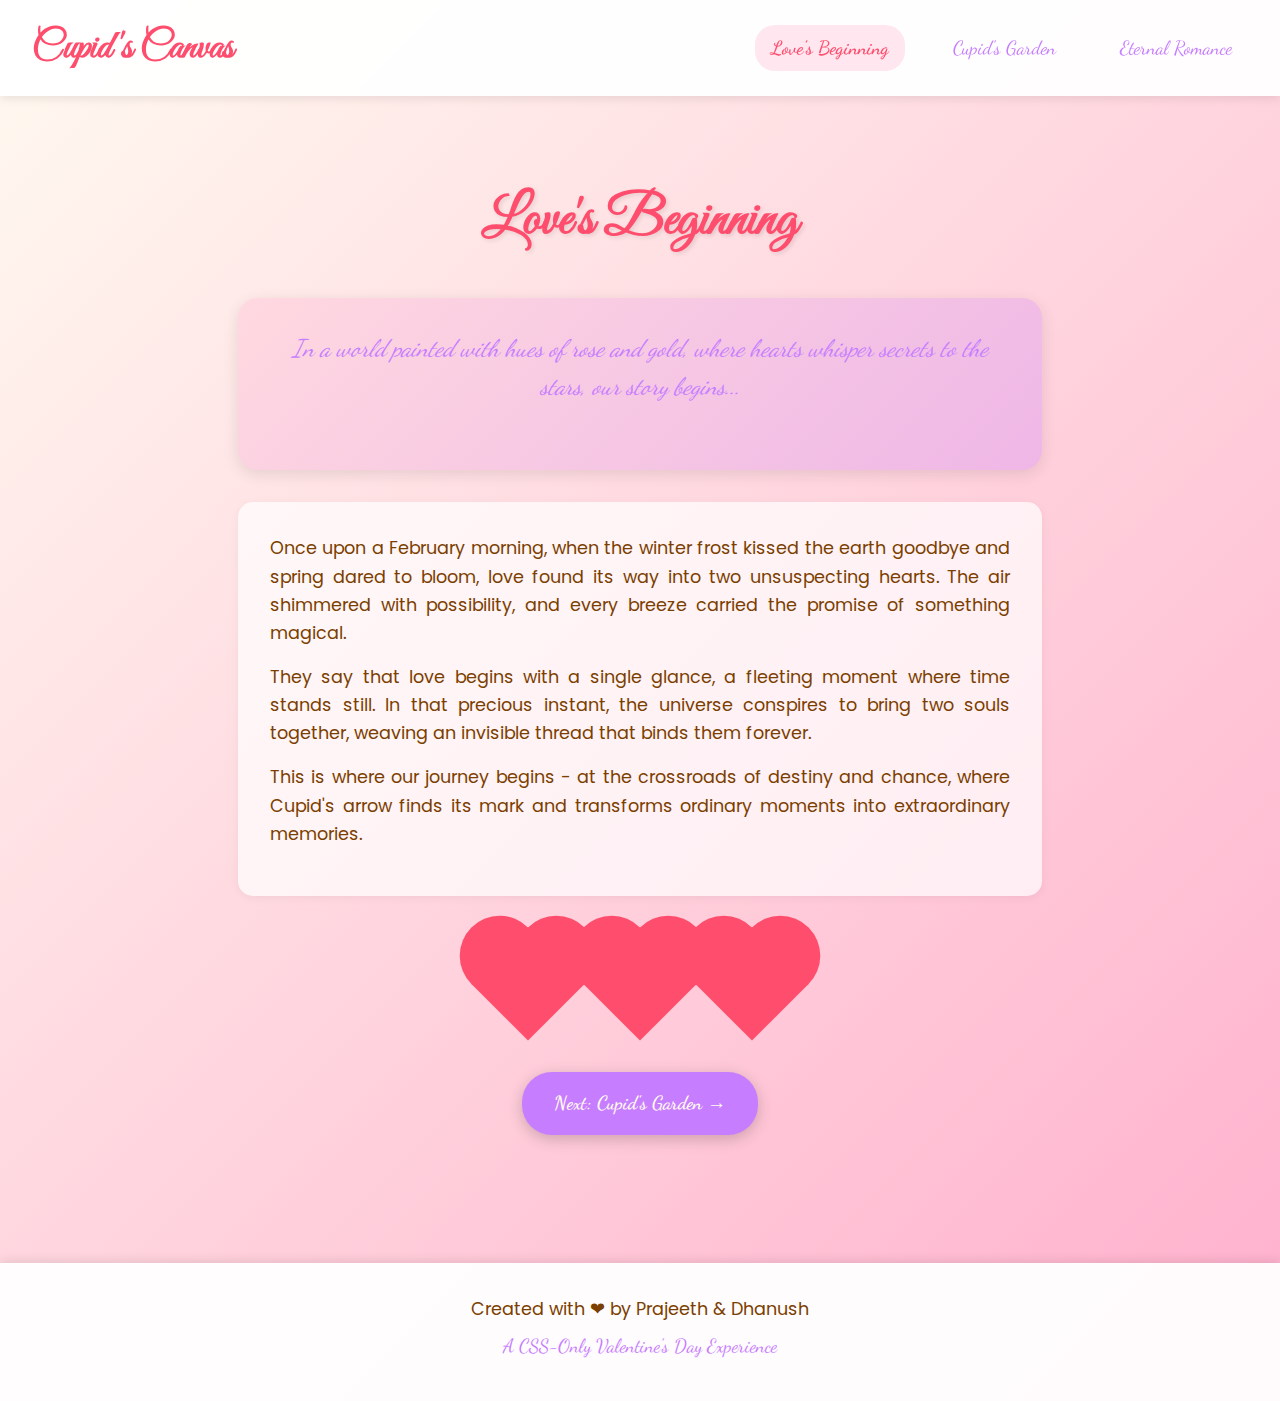
<file: index.html>
<!DOCTYPE html>
<html lang="en">
<head>
    <meta charset="UTF-8">
    <meta name="viewport" content="width=device-width, initial-scale=1.0">
    <title>Love's Beginning - Cupid's Canvas</title>

    <!-- Google Fonts -->
    <link rel="preconnect" href="https://fonts.googleapis.com">
    <link rel="preconnect" href="https://fonts.gstatic.com" crossorigin>
    <link href="https://fonts.googleapis.com/css2?family=Great+Vibes&family=Dancing+Script:wght@400;700&family=Poppins:wght@300;400;600&display=swap" rel="stylesheet">

    <!-- Stylesheet -->
    <link rel="stylesheet" href="cupids-canvas.css">
</head>
<body>
    <!-- Header with Navigation -->
    <header>
        <div class="logo">
            <h1>Cupid's Canvas</h1>
        </div>
        <nav role="navigation">
            <a href="index.html" class="active" aria-label="Navigate to Love's Beginning">Love's Beginning</a>
            <a href="cupids-garden.html" aria-label="Navigate to Cupid's Garden">Cupid's Garden</a>
            <a href="eternal-romance.html" aria-label="Navigate to Eternal Romance">Eternal Romance</a>
        </nav>
    </header>

    <!-- Main Content Area -->
    <main>
        <!-- Page 1: Love's Beginning -->
        <section class="page-content">
            <h2>Love's Beginning</h2>

            <div class="hero">
                <p class="intro-text">In a world painted with hues of rose and gold, where hearts whisper secrets to the stars, our story begins...</p>
            </div>

            <div class="story-content">
                <p>Once upon a February morning, when the winter frost kissed the earth goodbye and spring dared to bloom, love found its way into two unsuspecting hearts. The air shimmered with possibility, and every breeze carried the promise of something magical.</p>

                <p>They say that love begins with a single glance, a fleeting moment where time stands still. In that precious instant, the universe conspires to bring two souls together, weaving an invisible thread that binds them forever.</p>

                <p>This is where our journey begins - at the crossroads of destiny and chance, where Cupid's arrow finds its mark and transforms ordinary moments into extraordinary memories.</p>
            </div>

            <div class="hearts-container">
                <div class="heart"></div>
                <div class="heart"></div>
                <div class="heart"></div>
            </div>

            <div class="page-navigation">
                <a href="cupids-garden.html" class="next-page">Next: Cupid's Garden &#8594;</a>
            </div>
        </section>
    </main>

    <!-- Footer -->
    <footer>
        <p>Created with &#10084; by Prajeeth &amp; Dhanush</p>
        <p class="tagline">A CSS-Only Valentine's Day Experience</p>
    </footer>
</body>
</html>
</file>
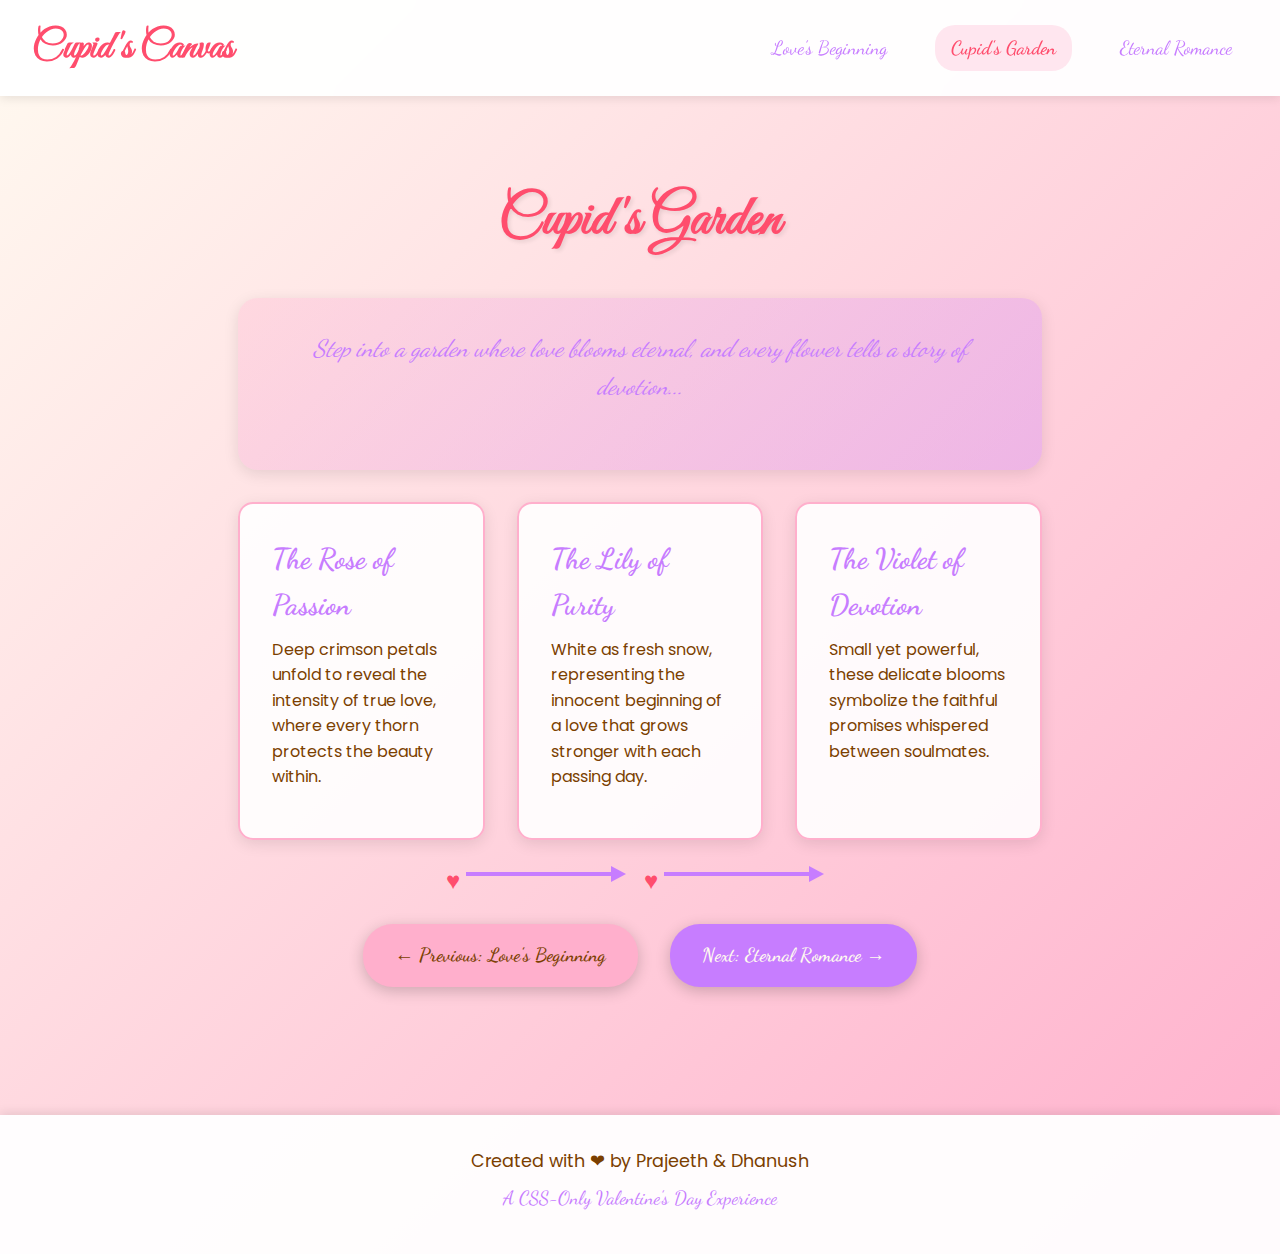
<file: cupids-garden.html>
<!DOCTYPE html>
<html lang="en">
<head>
    <meta charset="UTF-8">
    <meta name="viewport" content="width=device-width, initial-scale=1.0">
    <title>Cupid's Garden - Cupid's Canvas</title>

    <!-- Google Fonts -->
    <link rel="preconnect" href="https://fonts.googleapis.com">
    <link rel="preconnect" href="https://fonts.gstatic.com" crossorigin>
    <link href="https://fonts.googleapis.com/css2?family=Great+Vibes&family=Dancing+Script:wght@400;700&family=Poppins:wght@300;400;600&display=swap" rel="stylesheet">

    <!-- Stylesheet -->
    <link rel="stylesheet" href="cupids-canvas.css">
</head>
<body>
    <!-- Header with Navigation -->
    <header>
        <div class="logo">
            <h1>Cupid's Canvas</h1>
        </div>
        <nav role="navigation">
            <a href="index.html" aria-label="Navigate to Love's Beginning">Love's Beginning</a>
            <a href="cupids-garden.html" class="active" aria-label="Navigate to Cupid's Garden">Cupid's Garden</a>
            <a href="eternal-romance.html" aria-label="Navigate to Eternal Romance">Eternal Romance</a>
        </nav>
    </header>

    <!-- Main Content Area -->
    <main>
        <!-- Page 2: Cupid's Garden -->
        <section class="page-content">
            <h2>Cupid's Garden</h2>

            <div class="hero">
                <p class="intro-text">Step into a garden where love blooms eternal, and every flower tells a story of devotion...</p>
            </div>

            <div class="garden-grid">
                <div class="love-card">
                    <h3>The Rose of Passion</h3>
                    <p>Deep crimson petals unfold to reveal the intensity of true love, where every thorn protects the beauty within.</p>
                </div>

                <div class="love-card">
                    <h3>The Lily of Purity</h3>
                    <p>White as fresh snow, representing the innocent beginning of a love that grows stronger with each passing day.</p>
                </div>

                <div class="love-card">
                    <h3>The Violet of Devotion</h3>
                    <p>Small yet powerful, these delicate blooms symbolize the faithful promises whispered between soulmates.</p>
                </div>
            </div>

            <div class="arrows-container">
                <div class="arrow"></div>
                <div class="arrow"></div>
            </div>

            <div class="page-navigation">
                <a href="index.html" class="prev-page">&#8592; Previous: Love's Beginning</a>
                <a href="eternal-romance.html" class="next-page">Next: Eternal Romance &#8594;</a>
            </div>
        </section>
    </main>

    <!-- Footer -->
    <footer>
        <p>Created with &#10084; by Prajeeth &amp; Dhanush</p>
        <p class="tagline">A CSS-Only Valentine's Day Experience</p>
    </footer>
</body>
</html>
</file>
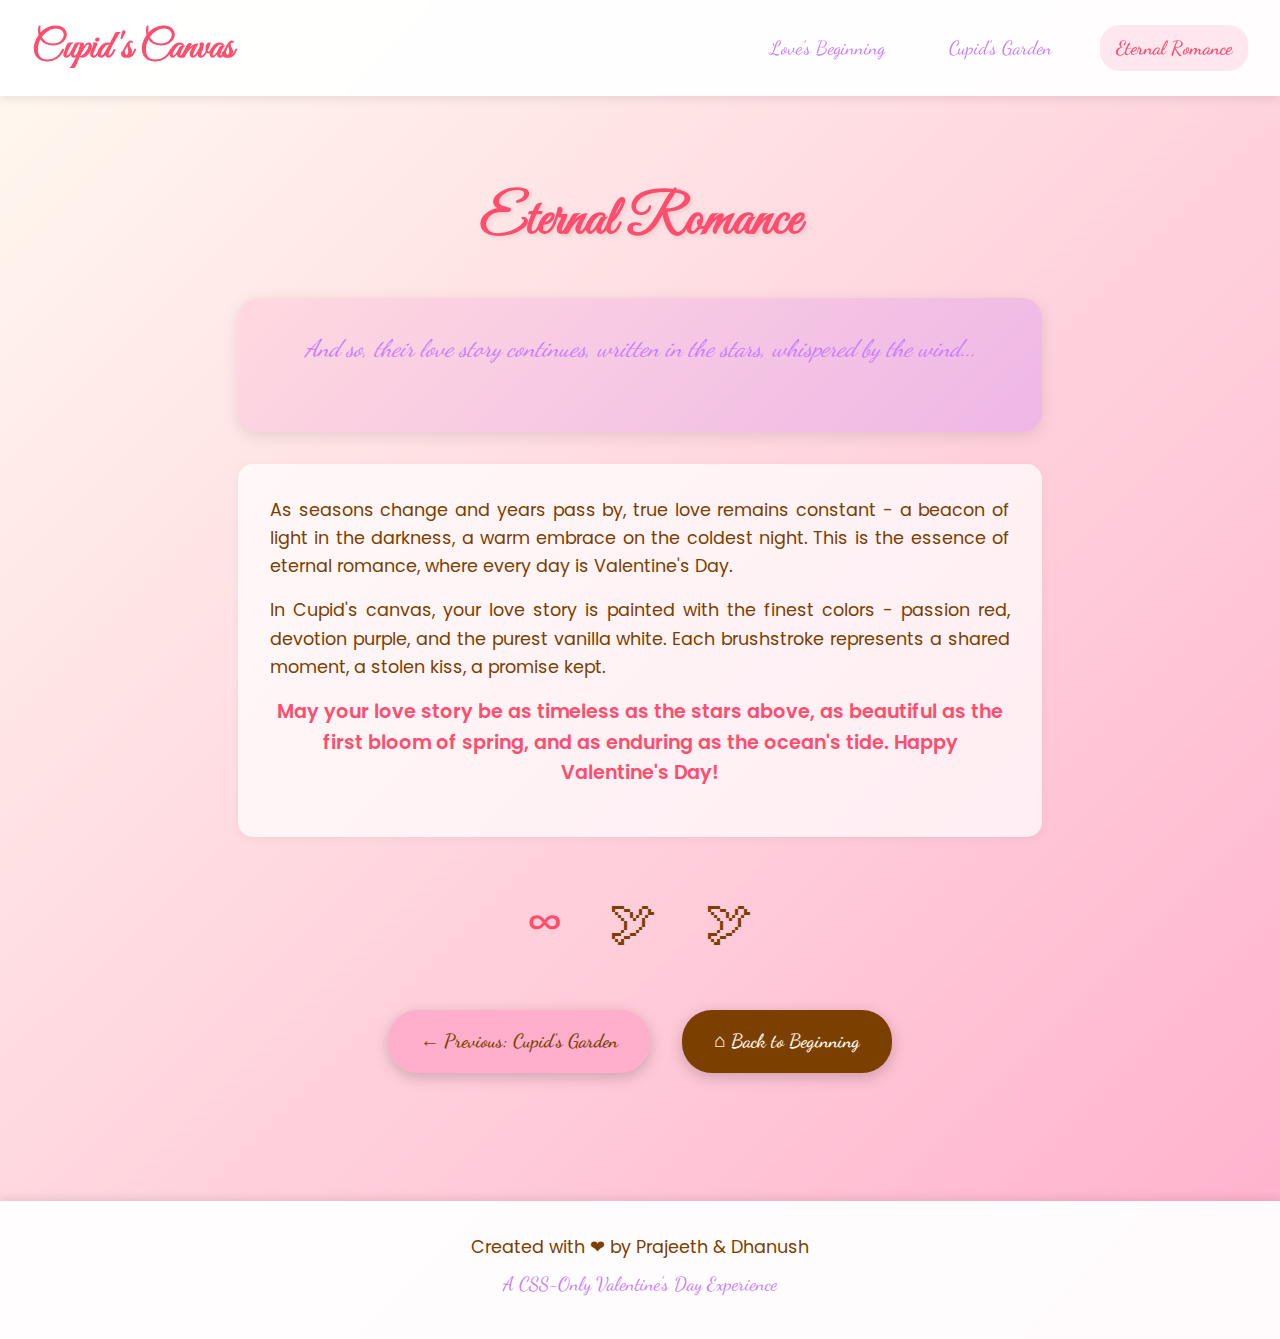
<file: eternal-romance.html>
<!DOCTYPE html>
<html lang="en">
<head>
    <meta charset="UTF-8">
    <meta name="viewport" content="width=device-width, initial-scale=1.0">
    <title>Eternal Romance - Cupid's Canvas</title>

    <!-- Google Fonts -->
    <link rel="preconnect" href="https://fonts.googleapis.com">
    <link rel="preconnect" href="https://fonts.gstatic.com" crossorigin>
    <link href="https://fonts.googleapis.com/css2?family=Great+Vibes&family=Dancing+Script:wght@400;700&family=Poppins:wght@300;400;600&display=swap" rel="stylesheet">

    <!-- Stylesheet -->
    <link rel="stylesheet" href="cupids-canvas.css">
</head>
<body>
    <!-- Header with Navigation -->
    <header>
        <div class="logo">
            <h1>Cupid's Canvas</h1>
        </div>
        <nav role="navigation">
            <a href="index.html" aria-label="Navigate to Love's Beginning">Love's Beginning</a>
            <a href="cupids-garden.html" aria-label="Navigate to Cupid's Garden">Cupid's Garden</a>
            <a href="eternal-romance.html" class="active" aria-label="Navigate to Eternal Romance">Eternal Romance</a>
        </nav>
    </header>

    <!-- Main Content Area -->
    <main>
        <!-- Page 3: Eternal Romance -->
        <section class="page-content">
            <h2>Eternal Romance</h2>

            <div class="hero">
                <p class="intro-text">And so, their love story continues, written in the stars, whispered by the wind...</p>
            </div>

            <div class="story-content">
                <p>As seasons change and years pass by, true love remains constant - a beacon of light in the darkness, a warm embrace on the coldest night. This is the essence of eternal romance, where every day is Valentine's Day.</p>

                <p>In Cupid's canvas, your love story is painted with the finest colors - passion red, devotion purple, and the purest vanilla white. Each brushstroke represents a shared moment, a stolen kiss, a promise kept.</p>

                <p class="closing">May your love story be as timeless as the stars above, as beautiful as the first bloom of spring, and as enduring as the ocean's tide. Happy Valentine's Day!</p>
            </div>

            <div class="celebration">
                <div class="ring-symbol">&#8734;</div>
                <div class="dove">&#128330;</div>
                <div class="dove">&#128330;</div>
            </div>

            <div class="page-navigation">
                <a href="cupids-garden.html" class="prev-page">&#8592; Previous: Cupid's Garden</a>
                <a href="index.html" class="home-page">&#8962; Back to Beginning</a>
            </div>
        </section>
    </main>

    <!-- Footer -->
    <footer>
        <p>Created with &#10084; by Prajeeth &amp; Dhanush</p>
        <p class="tagline">A CSS-Only Valentine's Day Experience</p>
    </footer>
</body>
</html>
</file>
<file: cupids-canvas.css>
/* ===================================
   Valentine's Day Color Palette & Variables
   =================================== */
:root {
    --cupid-pink: #ffafcc;
    --valentine-red: #ff4d6d;
    --love-purple: #c77dff;
    --chocolate: #7b3f00;
    --vanilla: #fffaf0;

    /* Spacing Variables */
    --space-1: 0.25rem;
    --space-2: 0.5rem;
    --space-3: 1rem;
    --space-4: 2rem;
    --space-5: 3rem;
}

/* ===================================
   Reduced Motion Preferences (Accessibility)
   =================================== */
@media (prefers-reduced-motion: reduce) {
    * {
        animation-duration: 0.01ms !important;
        animation-iteration-count: 1 !important;
        transition: none !important;
    }
}

/* ===================================
   CSS Reset & Base Styles
   =================================== */
* {
    margin: 0;
    padding: 0;
    box-sizing: border-box;
}

body {
    font-family: 'Poppins', sans-serif;
    line-height: 1.6;
    color: var(--chocolate);
    background: linear-gradient(135deg, var(--vanilla) 0%, var(--cupid-pink) 100%);
    min-height: 100vh;
}

/* ===================================
   CSS-Only Page Navigation System
   =================================== */
.page {
    display: none;
    animation: fadeIn 0.6s ease-in-out;
}

.page:target {
    display: block;
}

/* Default first page visible */
#loves-beginning {
    display: block;
}

#loves-beginning:target ~ #cupids-garden,
#loves-beginning:target ~ #eternal-romance {
    display: none;
}

/* ===================================
   Header & Navigation
   =================================== */
header {
    position: sticky;
    top: 0;
    background: rgba(255, 255, 255, 0.95);
    backdrop-filter: blur(10px);
    padding: var(--space-3) var(--space-4);
    box-shadow: 0 2px 10px rgba(0, 0, 0, 0.1);
    z-index: 1000;
    display: flex;
    justify-content: space-between;
    align-items: center;
    flex-wrap: wrap;
}

.logo h1 {
    font-family: 'Great Vibes', cursive;
    font-size: 2.5rem;
    color: var(--valentine-red);
    margin: 0;
}

nav {
    display: flex;
    gap: var(--space-4);
}

nav a {
    font-family: 'Dancing Script', cursive;
    font-size: 1.2rem;
    color: var(--love-purple);
    text-decoration: none;
    padding: var(--space-2) var(--space-3);
    border-radius: 20px;
    transition: all 0.3s ease;
    position: relative;
}

nav a:hover,
nav a:focus {
    color: var(--valentine-red);
    transform: translateY(-3px);
    background: rgba(255, 175, 204, 0.2);
}

nav a:focus {
    outline: 2px solid var(--valentine-red);
    outline-offset: 2px;
}

nav a.active {
    color: var(--valentine-red);
    background: rgba(255, 175, 204, 0.3);
    font-weight: 600;
}

/* ===================================
   Main Content Area
   =================================== */
main {
    min-height: calc(100vh - 200px);
    padding: var(--space-4);
}

.page-content {
    max-width: 900px;
    margin: 0 auto;
    padding: var(--space-4);
}

/* ===================================
   Typography
   =================================== */
h2 {
    font-family: 'Great Vibes', cursive;
    font-size: 3.5rem;
    color: var(--valentine-red);
    text-align: center;
    margin-bottom: var(--space-4);
    text-shadow: 2px 2px 4px rgba(0, 0, 0, 0.1);
}

h3 {
    font-family: 'Dancing Script', cursive;
    font-size: 1.8rem;
    color: var(--love-purple);
    margin-bottom: var(--space-2);
}

.intro-text {
    font-family: 'Dancing Script', cursive;
    font-size: 1.5rem;
    text-align: center;
    color: var(--love-purple);
    font-style: italic;
    margin-bottom: var(--space-4);
}

p {
    font-size: 1.1rem;
    margin-bottom: var(--space-3);
    text-align: justify;
}

.closing {
    font-weight: 600;
    font-size: 1.2rem;
    text-align: center;
    color: var(--valentine-red);
}

/* ===================================
   Hero Section
   =================================== */
.hero {
    background: linear-gradient(135deg, rgba(255, 175, 204, 0.3), rgba(199, 125, 255, 0.3));
    padding: var(--space-4);
    border-radius: 20px;
    margin-bottom: var(--space-4);
    box-shadow: 0 4px 15px rgba(0, 0, 0, 0.1);
}

/* ===================================
   Story Content
   =================================== */
.story-content {
    background: rgba(255, 255, 255, 0.7);
    padding: var(--space-4);
    border-radius: 15px;
    margin-bottom: var(--space-4);
    box-shadow: 0 2px 10px rgba(0, 0, 0, 0.05);
}

/* ===================================
   Hearts Container & Heart Shapes
   =================================== */
.hearts-container {
    display: flex;
    justify-content: center;
    gap: var(--space-4);
    margin-top: var(--space-5);
    flex-wrap: wrap;
}

.heart {
    width: 80px;
    height: 80px;
    background: var(--valentine-red);
    position: relative;
    transform: rotate(-45deg);
    animation: heartbeat 1.5s ease-in-out infinite;
}

.heart::before,
.heart::after {
    content: "";
    width: 80px;
    height: 80px;
    background: var(--valentine-red);
    border-radius: 50%;
    position: absolute;
}

.heart::before {
    top: -40px;
    left: 0;
}

.heart::after {
    left: 40px;
    top: 0;
}

/* ===================================
   Garden Grid & Love Cards
   =================================== */
.garden-grid {
    display: grid;
    grid-template-columns: repeat(auto-fit, minmax(250px, 1fr));
    gap: var(--space-4);
    margin-bottom: var(--space-4);
}

.love-card {
    background: rgba(255, 255, 255, 0.9);
    padding: var(--space-4);
    border-radius: 15px;
    border: 2px solid var(--cupid-pink);
    box-shadow: 0 4px 15px rgba(0, 0, 0, 0.1);
    transition: all 0.3s ease;
    display: flex;
    flex-direction: column;
}

.love-card:hover {
    transform: translateY(-10px);
    box-shadow: 0 8px 25px rgba(255, 77, 109, 0.3);
    border-color: var(--valentine-red);
}

.love-card h3 {
    margin-bottom: var(--space-2);
}

.love-card p {
    text-align: left;
    font-size: 1rem;
}

/* ===================================
   Arrows Container & Arrow Shapes
   =================================== */
.arrows-container {
    display: flex;
    justify-content: center;
    gap: var(--space-5);
    margin-top: var(--space-4);
}

.arrow {
    width: 150px;
    height: 4px;
    background: var(--love-purple);
    position: relative;
    animation: float 3s ease-in-out infinite;
}

.arrow::before {
    content: "";
    position: absolute;
    right: -10px;
    top: -6px;
    width: 0;
    height: 0;
    border-left: 15px solid var(--love-purple);
    border-top: 8px solid transparent;
    border-bottom: 8px solid transparent;
}

.arrow::after {
    content: "♥";
    position: absolute;
    left: -20px;
    top: -10px;
    color: var(--valentine-red);
    font-size: 1.5rem;
}

/* ===================================
   Celebration Elements
   =================================== */
.celebration {
    display: flex;
    justify-content: center;
    align-items: center;
    gap: var(--space-5);
    margin-top: var(--space-5);
    font-size: 3rem;
}

.ring-symbol {
    color: var(--valentine-red);
    animation: rotate 4s linear infinite;
}

.dove {
    animation: float 2s ease-in-out infinite;
}

.dove:nth-child(2) {
    animation-delay: 0.5s;
}

.dove:nth-child(3) {
    animation-delay: 1s;
}

/* ===================================
   Page Navigation Buttons
   =================================== */
.page-navigation {
    display: flex;
    justify-content: center;
    align-items: center;
    gap: var(--space-4);
    margin-top: var(--space-5);
    flex-wrap: wrap;
}

.page-navigation a {
    font-family: 'Dancing Script', cursive;
    font-size: 1.2rem;
    color: var(--vanilla);
    background: var(--love-purple);
    text-decoration: none;
    padding: var(--space-3) var(--space-4);
    border-radius: 30px;
    transition: all 0.3s ease;
    box-shadow: 0 4px 15px rgba(0, 0, 0, 0.2);
    font-weight: 600;
}

.page-navigation a:hover,
.page-navigation a:focus {
    background: var(--valentine-red);
    transform: translateY(-5px) scale(1.05);
    box-shadow: 0 8px 25px rgba(255, 77, 109, 0.4);
}

.page-navigation a:focus {
    outline: 3px solid var(--valentine-red);
    outline-offset: 3px;
}

.prev-page {
    background: var(--cupid-pink) !important;
    color: var(--chocolate) !important;
}

.prev-page:hover {
    background: var(--love-purple) !important;
    color: var(--vanilla) !important;
}

.home-page {
    background: var(--chocolate) !important;
    color: var(--vanilla) !important;
}

.home-page:hover {
    background: var(--valentine-red) !important;
}

/* ===================================
   Footer
   =================================== */
footer {
    background: rgba(255, 255, 255, 0.95);
    padding: var(--space-4);
    text-align: center;
    margin-top: var(--space-5);
    box-shadow: 0 -2px 10px rgba(0, 0, 0, 0.1);
}

footer p {
    margin-bottom: var(--space-2);
    text-align: center;
}

.tagline {
    font-family: 'Dancing Script', cursive;
    color: var(--love-purple);
    font-size: 1.2rem;
}

/* ===================================
   Animations
   =================================== */
@keyframes heartbeat {
    0%, 100% {
        transform: rotate(-45deg) scale(1);
    }
    50% {
        transform: rotate(-45deg) scale(1.1);
    }
}

@keyframes fadeIn {
    from {
        opacity: 0;
        transform: translateY(20px);
    }
    to {
        opacity: 1;
        transform: translateY(0);
    }
}

@keyframes float {
    0%, 100% {
        transform: translateY(0);
    }
    50% {
        transform: translateY(-10px);
    }
}

@keyframes rotate {
    from {
        transform: rotate(0deg);
    }
    to {
        transform: rotate(360deg);
    }
}

/* ===================================
   Responsive Design - Mobile First
   =================================== */
@media (max-width: 768px) {
    header {
        flex-direction: column;
        text-align: center;
        gap: var(--space-3);
    }

    .logo h1 {
        font-size: 2rem;
    }

    nav {
        flex-direction: column;
        gap: var(--space-2);
        width: 100%;
    }

    nav a {
        width: 100%;
        text-align: center;
    }

    h2 {
        font-size: 2.5rem;
    }

    .intro-text {
        font-size: 1.2rem;
    }

    .garden-grid {
        grid-template-columns: 1fr;
    }

    .love-card {
        padding: var(--space-3);
    }

    .hearts-container {
        gap: var(--space-3);
    }

    .heart {
        width: 60px;
        height: 60px;
    }

    .heart::before,
    .heart::after {
        width: 60px;
        height: 60px;
    }

    .heart::before {
        top: -30px;
    }

    .heart::after {
        left: 30px;
    }

    .arrows-container {
        flex-direction: column;
        align-items: center;
    }

    .celebration {
        font-size: 2rem;
        gap: var(--space-3);
    }
}

@media (min-width: 769px) and (max-width: 1024px) {
    .garden-grid {
        grid-template-columns: repeat(2, 1fr);
    }
}

@media (min-width: 1025px) {
    .garden-grid {
        grid-template-columns: repeat(3, 1fr);
    }

    .page-content {
        padding: var(--space-5);
    }
}
</file>
